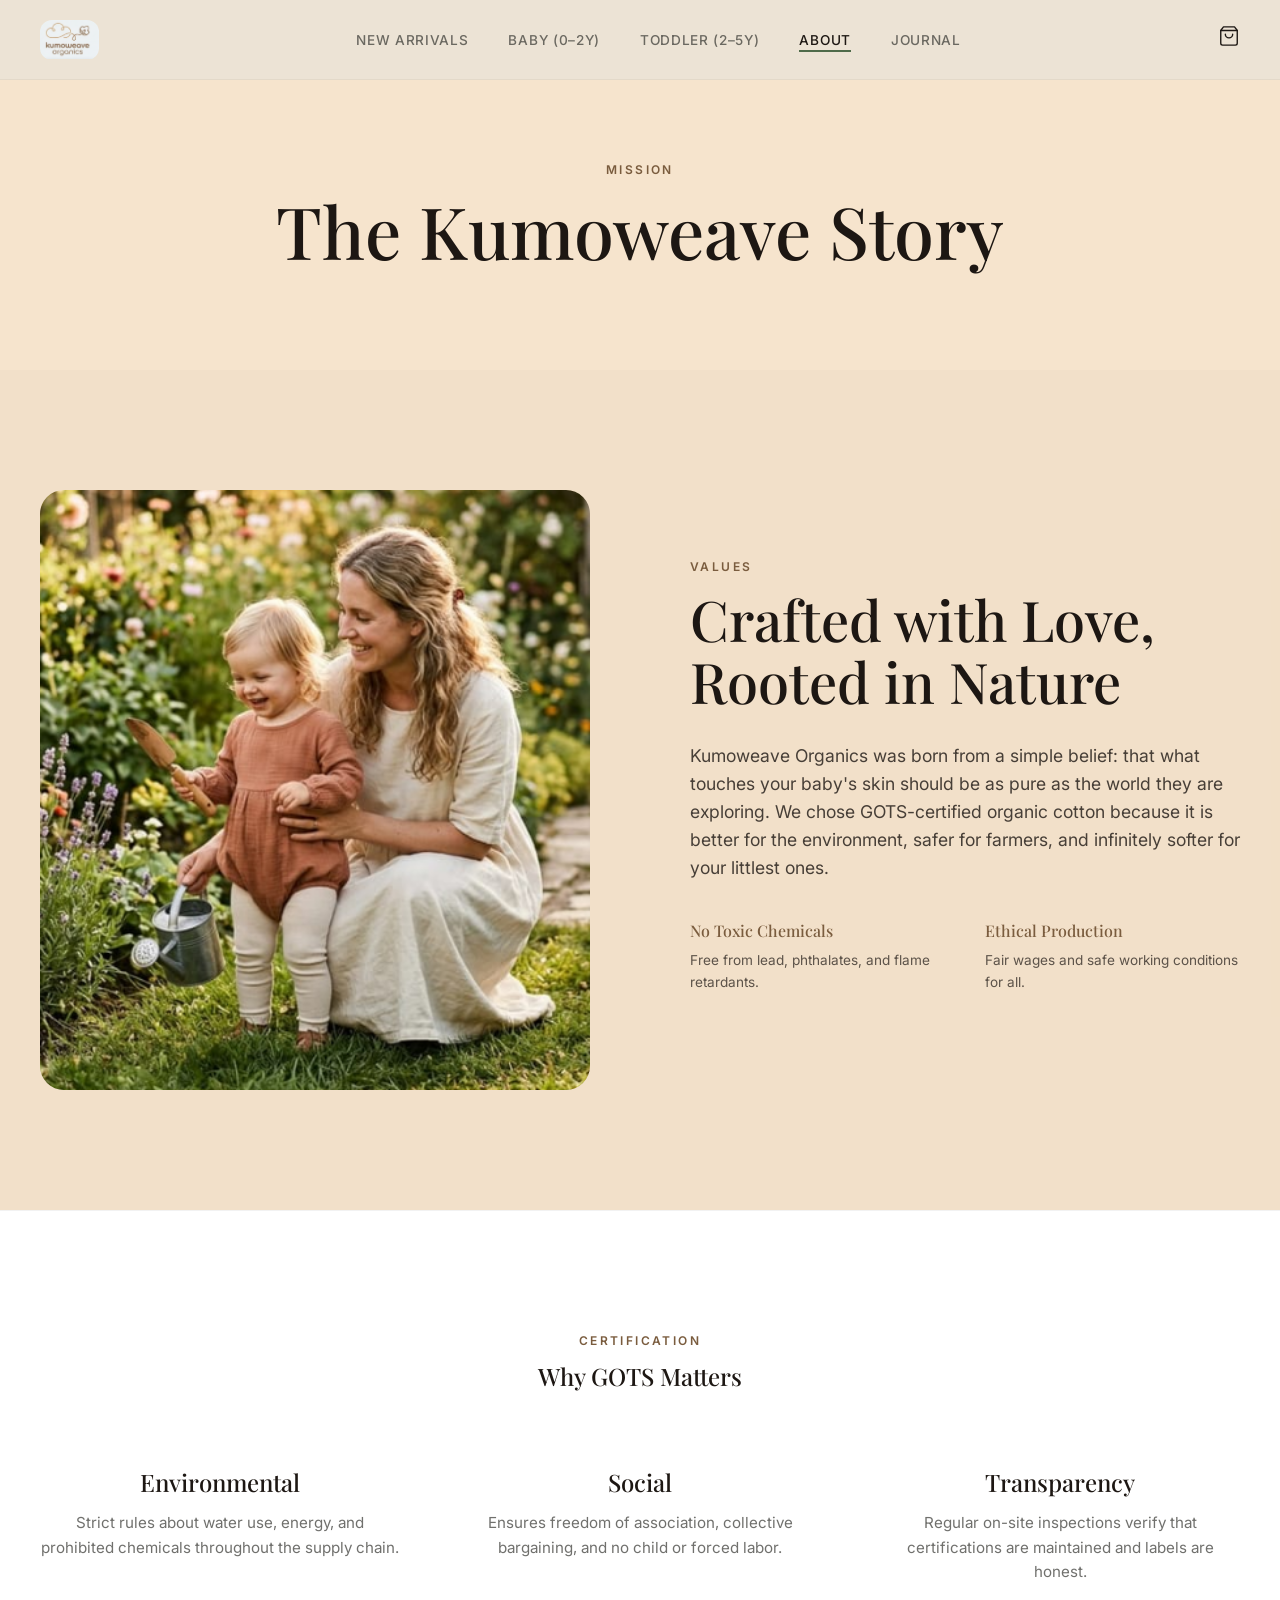
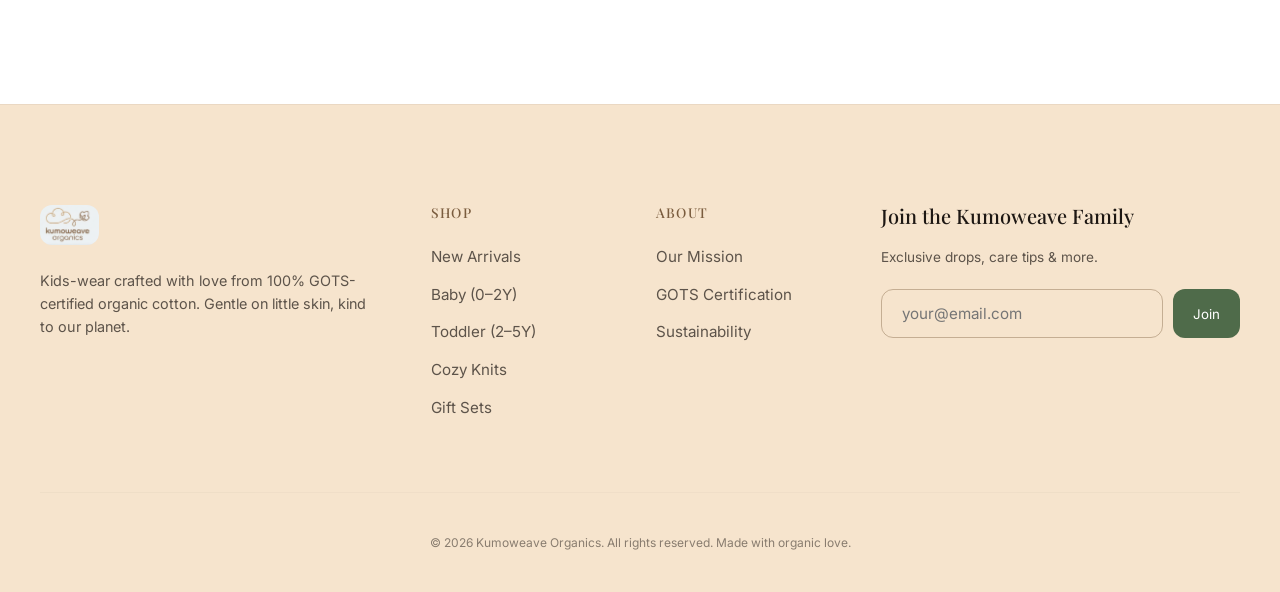
<file: about.html>
<!DOCTYPE html>
<html lang="en">
<head>
  <meta charset="UTF-8">
  <meta name="viewport" content="width=device-width, initial-scale=1.0">
  <title>Our Story — Kumoweave Organics</title>
  <link rel="stylesheet" href="style.css">
</head>
<body style="overflow: hidden;">

  <!-- Preloader -->
  <div id="preloader">
    <img src="logo.png" alt="Kumoweave Logo" class="preloader-logo">
  </div>

  <!-- Mobile Nav Drawer -->

  <div class="mobile-nav">
    <a href="new-arrivals.html">New Arrivals</a>
    <a href="baby.html">Baby (0–2Y)</a>
    <a href="toddler.html">Toddler (2–5Y)</a>
    <a href="about.html" class="active">About</a>
    <a href="journal.html">Journal</a>
    <div style="margin-top: 20px; font-size: 1rem; color: var(--brand-secondary);">
      Cart (<span id="mobile-cart-count">0</span>)
    </div>
  </div>

  <nav class="nav">
    <div class="nav-inner">
      <a href="index.html" class="nav-logo">
        <img src="logo.png" alt="Logo">
      </a>
      <ul class="nav-links">
        <li><a href="new-arrivals.html">New Arrivals</a></li>
        <li><a href="baby.html">Baby (0–2Y)</a></li>
        <li><a href="toddler.html">Toddler (2–5Y)</a></li>
        <li><a href="about.html" class="active">About</a></li>
        <li><a href="journal.html">Journal</a></li>
      </ul>
      <div class="nav-actions">
        <a href="cart.html" class="cart-trigger">
          <svg width="22" height="22" viewBox="0 0 24 24" fill="none" stroke="currentColor" stroke-width="1.5" stroke-linecap="round" stroke-linejoin="round"><path d="M6 2L3 6v14a2 2 0 002 2h14a2 2 0 002-2V6l-3-4z"></path><line x1="3" y1="6" x2="21" y2="6"></line><path d="M16 10a4 4 0 01-8 0"></path></svg>
          <span class="cart-count" id="cart-count">0</span>
        </a>
        <button class="menu-toggle" aria-label="Toggle Menu">
          <span></span>
          <span></span>
          <span></span>
        </button>
      </div>

    </div>
  </nav>

  <header style="padding: 160px 40px 100px; text-align: center; background: var(--bg-main);">
    <span class="label-small">Mission</span>
    <h1 style="font-size: 4.5rem;">The Kumoweave Story</h1>
  </header>

  <section class="mission reveal">
    <div class="mission-inner">
      <div class="mission-img">
        <img src="about-hero.png" alt="Happy family">
      </div>
      <div class="mission-text">
        <span class="label-small">Values</span>
        <h2>Crafted with Love, Rooted in Nature</h2>
        <p>Kumoweave Organics was born from a simple belief: that what touches your baby's skin should be as pure as the world they are exploring. We chose GOTS-certified organic cotton because it is better for the environment, safer for farmers, and infinitely softer for your littlest ones.</p>
        
        <div style="margin-top: 40px; display: grid; grid-template-columns: 1fr 1fr; gap: 40px;">
          <div>
            <h4 style="margin-bottom: 10px; color: var(--brand-secondary);">No Toxic Chemicals</h4>
            <p style="font-size: 0.85rem; opacity: 0.7;">Free from lead, phthalates, and flame retardants.</p>
          </div>
          <div>
            <h4 style="margin-bottom: 10px; color: var(--brand-secondary);">Ethical Production</h4>
            <p style="font-size: 0.85rem; opacity: 0.7;">Fair wages and safe working conditions for all.</p>
          </div>
        </div>
      </div>
    </div>
  </section>

  <section style="background: white; border-top: 1px solid rgba(0,0,0,0.05);">
    <div class="section-intro">
      <span class="label-small" id="gots">Certification</span>
      <h2>Why GOTS Matters</h2>
    </div>
    <div class="values-grid">
      <div class="value-item">
        <h3>Environmental</h3>
        <p>Strict rules about water use, energy, and prohibited chemicals throughout the supply chain.</p>
      </div>
      <div class="value-item">
        <h3>Social</h3>
        <p>Ensures freedom of association, collective bargaining, and no child or forced labor.</p>
      </div>
      <div class="value-item">
        <h3>Transparency</h3>
        <p>Regular on-site inspections verify that certifications are maintained and labels are honest.</p>
      </div>
    </div>
  </section>

  <!-- Footer -->
  <footer class="footer">
    <div class="footer-grid">
      <div class="footer-brand">
        <div class="footer-logo"><img src="logo.png" alt="Logo"></div>
        <p style="opacity: 0.7; font-size: 0.9rem;">Kids-wear crafted with love from 100% GOTS-certified organic cotton. Gentle on little skin, kind to our planet.</p>
      </div>
      <div class="footer-links">
        <h4>Shop</h4>
        <ul>
          <li><a href="new-arrivals.html">New Arrivals</a></li>
          <li><a href="baby.html">Baby (0–2Y)</a></li>
          <li><a href="toddler.html">Toddler (2–5Y)</a></li>
          <li><a href="new-arrivals.html">Cozy Knits</a></li>
          <li><a href="new-arrivals.html">Gift Sets</a></li>
        </ul>
      </div>
      <div class="footer-links">
        <h4>About</h4>
        <ul>
          <li><a href="about.html">Our Mission</a></li>
          <li><a href="about.html#gots">GOTS Certification</a></li>
          <li><a href="about.html#sustainability">Sustainability</a></li>
        </ul>
      </div>
      <div class="newsletter">
        <h3>Join the Kumoweave Family</h3>
        <p style="opacity: 0.7; font-size: 0.85rem; margin-bottom: 20px;">Exclusive drops, care tips & more.</p>
        <form class="newsletter-form" onsubmit="event.preventDefault(); alert('Subscribed!')">
          <input type="email" placeholder="your@email.com" required>
          <button type="submit">Join</button>
        </form>
      </div>
    </div>
    <div style="max-width: 1280px; margin: 0 auto; padding-top: 40px; border-top: 1px solid rgba(0,0,0,0.05); text-align: center; font-size: 0.75rem; opacity: 0.5;">
      © 2026 Kumoweave Organics. All rights reserved. Made with organic love.
    </div>
  </footer>

  <script src="main.js"></script>
</body>
</html>
</file>
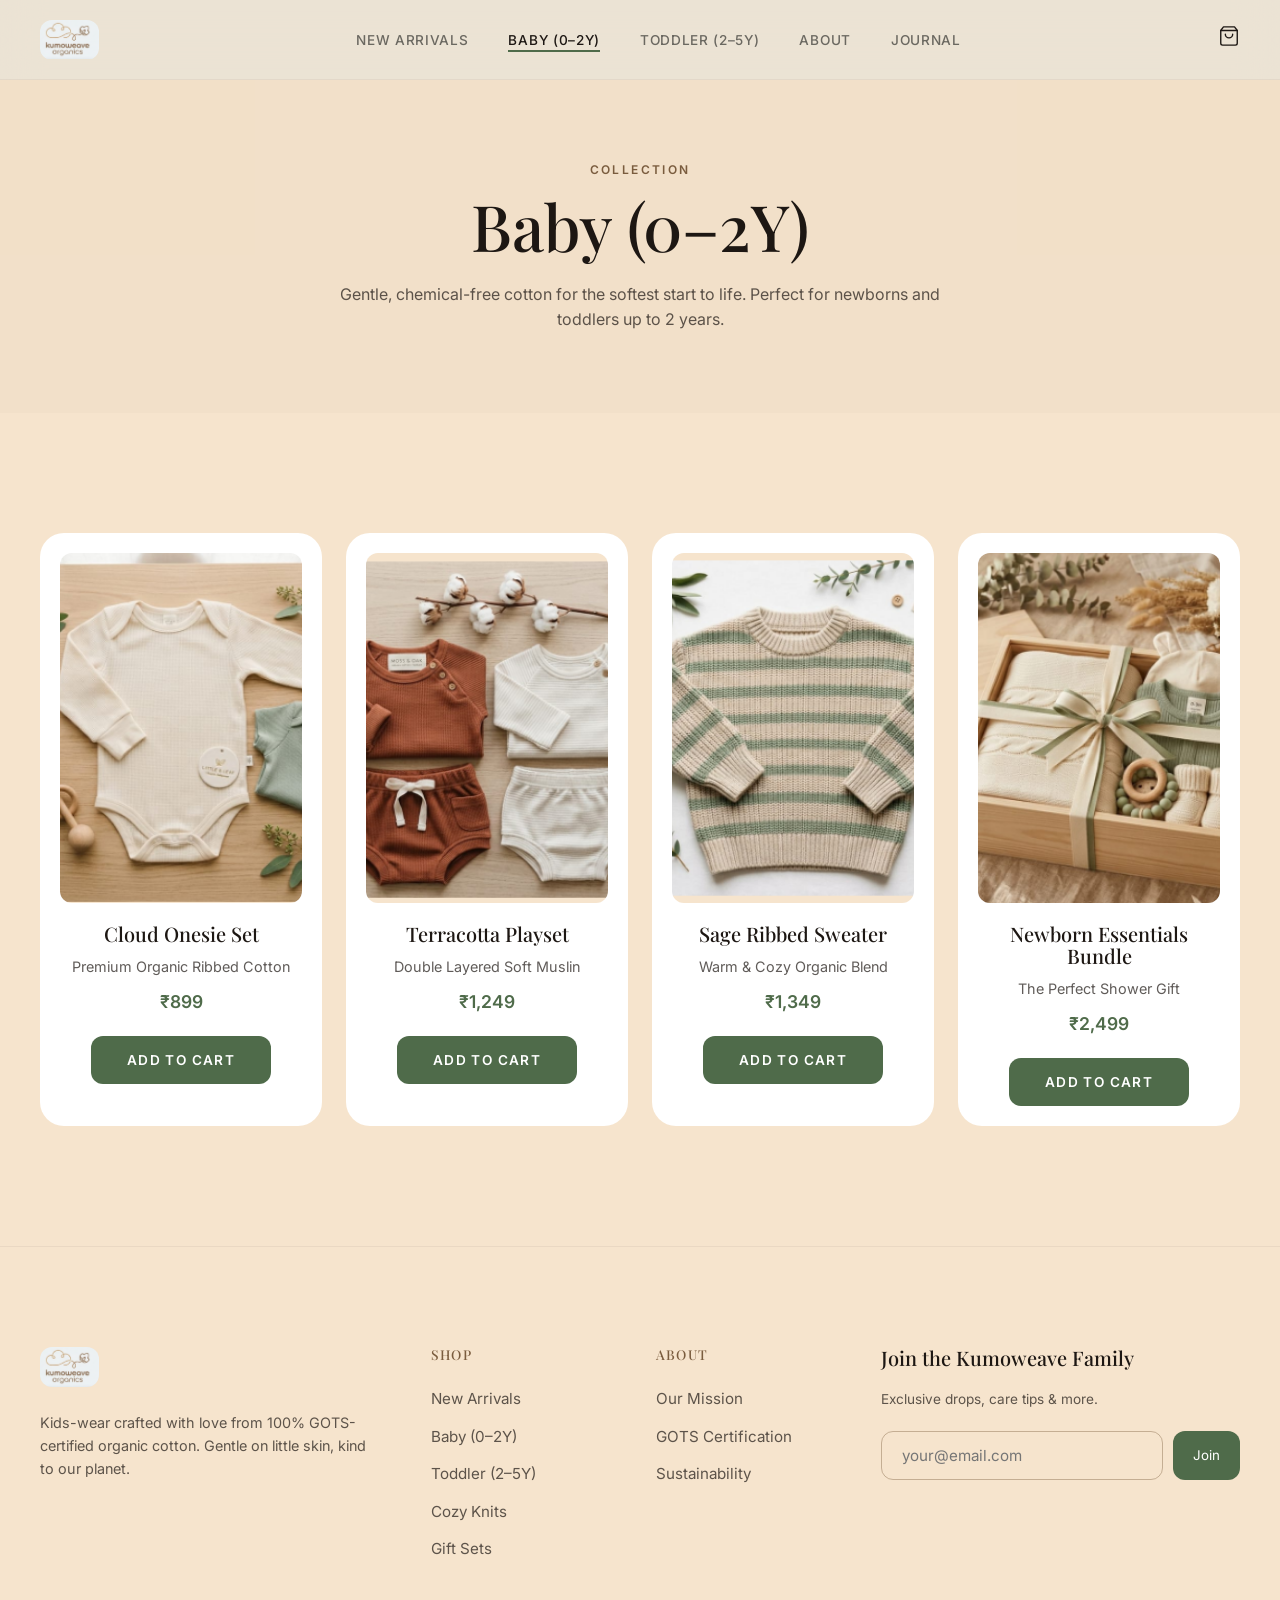
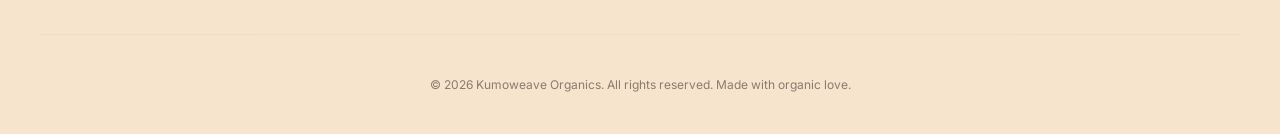
<file: baby.html>
<!DOCTYPE html>
<html lang="en">
<head>
  <meta charset="UTF-8">
  <meta name="viewport" content="width=device-width, initial-scale=1.0">
  <title>Baby (0–2Y) — Kumoweave Organics</title>
  <link rel="stylesheet" href="style.css">
</head>
<body style="overflow: hidden;">

  <!-- Preloader -->
  <div id="preloader">
    <img src="logo.png" alt="Kumoweave Logo" class="preloader-logo">
  </div>

  <!-- Mobile Nav Drawer -->

  <div class="mobile-nav">
    <a href="new-arrivals.html">New Arrivals</a>
    <a href="baby.html" class="active">Baby (0–2Y)</a>
    <a href="toddler.html">Toddler (2–5Y)</a>
    <a href="about.html">About</a>
    <a href="journal.html">Journal</a>
    <div style="margin-top: 20px; font-size: 1rem; color: var(--brand-secondary);">
      Cart (<span id="mobile-cart-count">0</span>)
    </div>
  </div>

  <nav class="nav">
    <div class="nav-inner">
      <a href="index.html" class="nav-logo">
        <img src="logo.png" alt="Logo">
      </a>
      <ul class="nav-links">
        <li><a href="new-arrivals.html">New Arrivals</a></li>
        <li><a href="baby.html" class="active">Baby (0–2Y)</a></li>
        <li><a href="toddler.html">Toddler (2–5Y)</a></li>
        <li><a href="about.html">About</a></li>
        <li><a href="journal.html">Journal</a></li>
      </ul>
      <div class="nav-actions">
        <a href="cart.html" class="cart-trigger">
          <svg width="22" height="22" viewBox="0 0 24 24" fill="none" stroke="currentColor" stroke-width="1.5" stroke-linecap="round" stroke-linejoin="round"><path d="M6 2L3 6v14a2 2 0 002 2h14a2 2 0 002-2V6l-3-4z"></path><line x1="3" y1="6" x2="21" y2="6"></line><path d="M16 10a4 4 0 01-8 0"></path></svg>
          <span class="cart-count" id="cart-count">0</span>
        </a>
        <button class="menu-toggle" aria-label="Toggle Menu">
          <span></span>
          <span></span>
          <span></span>
        </button>
      </div>

    </div>
  </nav>

  <header style="padding: 160px 40px 80px; text-align: center; background: rgba(122, 92, 62, 0.03);">
    <span class="label-small">Collection</span>
    <h1 style="font-size: 4rem;">Baby (0–2Y)</h1>
    <p style="max-width: 600px; margin: 20px auto 0; opacity: 0.7;">Gentle, chemical-free cotton for the softest start to life. Perfect for newborns and toddlers up to 2 years.</p>
  </header>

  <section class="products-section">
    <div class="collections-grid">
      <div class="product-card reveal" style="padding: 20px; text-align: center; background: white; border-radius: var(--radius-lg);">
        <img src="baby-onesie.png" alt="Cloud Onesie Set" style="width: 100%; height: 350px; object-fit: cover;">
        <h3 style="margin-top: 20px; font-size: 1.25rem;">Cloud Onesie Set</h3>
        <p style="font-size: 0.9rem; opacity: 0.7; margin: 10px 0;">Premium Organic Ribbed Cotton</p>
        <div style="font-weight: 600; font-size: 1.1rem; color: var(--brand-primary); margin-bottom: 20px;">₹899</div>
        <button class="btn btn-primary" onclick="addToCart({id: 'b1', name: 'Cloud Onesie Set', price: 899, img: 'baby-onesie.png'})">Add to Cart</button>
      </div>

      <div class="product-card reveal" style="padding: 20px; text-align: center; background: white; border-radius: var(--radius-lg);">
        <img src="toddler-playset.png" alt="Terracotta Playset" style="width: 100%; height: 350px; object-fit: cover;">
        <h3 style="margin-top: 20px; font-size: 1.25rem;">Terracotta Playset</h3>
        <p style="font-size: 0.9rem; opacity: 0.7; margin: 10px 0;">Double Layered Soft Muslin</p>
        <div style="font-weight: 600; font-size: 1.1rem; color: var(--brand-primary); margin-bottom: 20px;">₹1,249</div>
        <button class="btn btn-primary" onclick="addToCart({id: 'b2', name: 'Terracotta Playset', price: 1249, img: 'toddler-playset.png'})">Add to Cart</button>
      </div>
      
      <div class="product-card reveal" style="padding: 20px; text-align: center; background: white; border-radius: var(--radius-lg);">
        <img src="sage-sweater.png" alt="Sage Ribbed Sweater" style="width: 100%; height: 350px; object-fit: cover;">
        <h3 style="margin-top: 20px; font-size: 1.25rem;">Sage Ribbed Sweater</h3>
        <p style="font-size: 0.9rem; opacity: 0.7; margin: 10px 0;">Warm & Cozy Organic Blend</p>
        <div style="font-weight: 600; font-size: 1.1rem; color: var(--brand-primary); margin-bottom: 20px;">₹1,349</div>
        <button class="btn btn-primary" onclick="addToCart({id: 'b3', name: 'Sage Ribbed Sweater', price: 1349, img: 'sage-sweater.png'})">Add to Cart</button>
      </div>

      <div class="product-card reveal" style="padding: 20px; text-align: center; background: white; border-radius: var(--radius-lg);">
        <img src="gift-set.png" alt="Newborn Essentials Bundle" style="width: 100%; height: 350px; object-fit: cover;">
        <h3 style="margin-top: 20px; font-size: 1.25rem;">Newborn Essentials Bundle</h3>
        <p style="font-size: 0.9rem; opacity: 0.7; margin: 10px 0;">The Perfect Shower Gift</p>
        <div style="font-weight: 600; font-size: 1.1rem; color: var(--brand-primary); margin-bottom: 20px;">₹2,499</div>
        <button class="btn btn-primary" onclick="addToCart({id: 'b4', name: 'Newborn Essentials Bundle', price: 2499, img: 'gift-set.png'})">Add to Cart</button>
      </div>
    </div>
  </section>

  <!-- Footer -->
  <footer class="footer">
    <div class="footer-grid">
      <div class="footer-brand">
        <div class="footer-logo"><img src="logo.png" alt="Logo"></div>
        <p style="opacity: 0.7; font-size: 0.9rem;">Kids-wear crafted with love from 100% GOTS-certified organic cotton. Gentle on little skin, kind to our planet.</p>
      </div>
      <div class="footer-links">
        <h4>Shop</h4>
        <ul>
          <li><a href="new-arrivals.html">New Arrivals</a></li>
          <li><a href="baby.html">Baby (0–2Y)</a></li>
          <li><a href="toddler.html">Toddler (2–5Y)</a></li>
          <li><a href="new-arrivals.html">Cozy Knits</a></li>
          <li><a href="new-arrivals.html">Gift Sets</a></li>
        </ul>
      </div>
      <div class="footer-links">
        <h4>About</h4>
        <ul>
          <li><a href="about.html">Our Mission</a></li>
          <li><a href="about.html#gots">GOTS Certification</a></li>
          <li><a href="about.html#sustainability">Sustainability</a></li>
        </ul>
      </div>
      <div class="newsletter">
        <h3>Join the Kumoweave Family</h3>
        <p style="opacity: 0.7; font-size: 0.85rem; margin-bottom: 20px;">Exclusive drops, care tips & more.</p>
        <form class="newsletter-form" onsubmit="event.preventDefault(); alert('Subscribed!')">
          <input type="email" placeholder="your@email.com" required>
          <button type="submit">Join</button>
        </form>
      </div>
    </div>
    <div style="max-width: 1280px; margin: 0 auto; padding-top: 40px; border-top: 1px solid rgba(0,0,0,0.05); text-align: center; font-size: 0.75rem; opacity: 0.5;">
      © 2026 Kumoweave Organics. All rights reserved. Made with organic love.
    </div>
  </footer>

  <script src="main.js"></script>
</body>
</html>
</file>
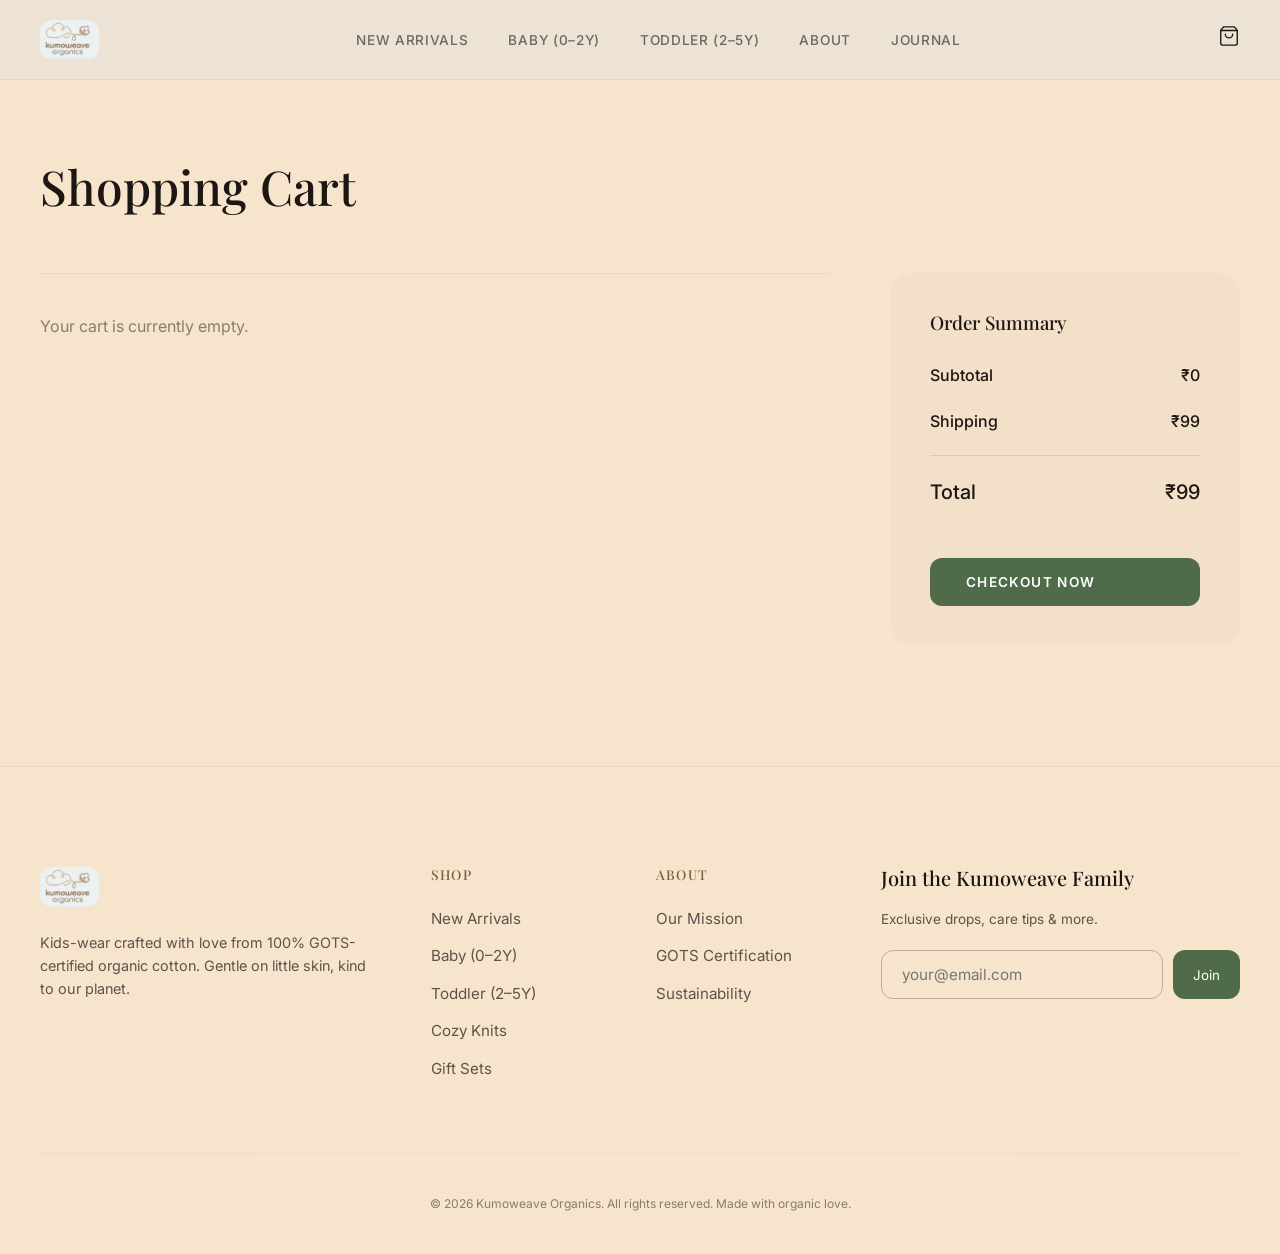
<file: cart.html>
<!DOCTYPE html>
<html lang="en">
<head>
  <meta charset="UTF-8">
  <meta name="viewport" content="width=device-width, initial-scale=1.0">
  <title>Shopping Cart — Kumoweave Organics</title>
  <link rel="stylesheet" href="style.css">
  <style>
    .cart-grid {
      max-width: var(--container); margin: 0 auto;
      display: grid; grid-template-columns: 1fr 350px; gap: 60px;
    }
    .cart-list { border-top: 1px solid rgba(0,0,0,0.05); }
    .cart-item {
      display: flex; align-items: center; gap: 30px; padding: 30px 0;
      border-bottom: 1px solid rgba(0,0,0,0.05);
    }
    .cart-item img { width: 100px; height: 120px; object-fit: cover; border-radius: var(--radius-md); }
    .cart-summary {
      background: rgba(122, 92, 62, 0.03); padding: 40px; border-radius: var(--radius-lg); height: fit-content;
    }
    .summary-row { display: flex; justify-content: space-between; margin-bottom: 20px; font-weight: 500; }
    #cart-items-container:empty::before { content: 'Your cart is currently empty.'; display: block; padding: 40px 0; opacity: 0.5; }
  </style>
</head>
<body style="overflow: hidden;">

  <!-- Preloader -->
  <div id="preloader">
    <img src="logo.png" alt="Kumoweave Logo" class="preloader-logo">
  </div>

  <!-- Mobile Nav Drawer -->

  <div class="mobile-nav">
    <a href="new-arrivals.html">New Arrivals</a>
    <a href="baby.html">Baby (0–2Y)</a>
    <a href="toddler.html">Toddler (2–5Y)</a>
    <a href="about.html">About</a>
    <a href="journal.html">Journal</a>
    <div style="margin-top: 20px; font-size: 1rem; color: var(--brand-secondary);">
      Cart (<span id="mobile-cart-count">0</span>)
    </div>
  </div>

  <nav class="nav">
    <div class="nav-inner">
      <a href="index.html" class="nav-logo">
        <img src="logo.png" alt="Logo">
      </a>
      <ul class="nav-links">
        <li><a href="new-arrivals.html">New Arrivals</a></li>
        <li><a href="baby.html">Baby (0–2Y)</a></li>
        <li><a href="toddler.html">Toddler (2–5Y)</a></li>
        <li><a href="about.html">About</a></li>
        <li><a href="journal.html">Journal</a></li>
      </ul>
      <div class="nav-actions">
        <a href="cart.html" class="cart-trigger active">
          <svg width="22" height="22" viewBox="0 0 24 24" fill="none" stroke="currentColor" stroke-width="1.5" stroke-linecap="round" stroke-linejoin="round"><path d="M6 2L3 6v14a2 2 0 002 2h14a2 2 0 002-2V6l-3-4z"></path><line x1="3" y1="6" x2="21" y2="6"></line><path d="M16 10a4 4 0 01-8 0"></path></svg>
          <span class="cart-count" id="cart-count">0</span>
        </a>
        <button class="menu-toggle" aria-label="Toggle Menu">
          <span></span>
          <span></span>
          <span></span>
        </button>
      </div>

    </div>
  </nav>

  <section style="padding-top: 160px; min-height: 80vh;">
    <h1 style="max-width: var(--container); margin: 0 auto 60px; font-size: 3rem;">Shopping Cart</h1>
    
    <div class="cart-grid">
      <div class="cart-list">
        <div id="cart-items-container"></div>
      </div>
      
      <div class="cart-summary">
        <h3>Order Summary</h3>
        <div style="margin-top: 30px;">
          <div class="summary-row">
            <span>Subtotal</span>
            <span id="subtotal">₹0</span>
          </div>
          <div class="summary-row">
            <span>Shipping</span>
            <span id="shipping">₹0</span>
          </div>
          <div class="summary-row" style="border-top: 1px solid rgba(0,0,0,0.1); padding-top: 20px; font-size: 1.25rem;">
            <span>Total</span>
            <span id="total">₹0</span>
          </div>
        </div>
        <button class="btn btn-primary" style="width: 100%; margin-top: 30px;" onclick="checkout()">Checkout Now</button>
      </div>
    </div>
  </section>

  <!-- Footer -->
  <footer class="footer">
    <div class="footer-grid">
      <div class="footer-brand">
        <div class="footer-logo"><img src="logo.png" alt="Logo"></div>
        <p style="opacity: 0.7; font-size: 0.9rem;">Kids-wear crafted with love from 100% GOTS-certified organic cotton. Gentle on little skin, kind to our planet.</p>
      </div>
      <div class="footer-links">
        <h4>Shop</h4>
        <ul>
          <li><a href="new-arrivals.html">New Arrivals</a></li>
          <li><a href="baby.html">Baby (0–2Y)</a></li>
          <li><a href="toddler.html">Toddler (2–5Y)</a></li>
          <li><a href="new-arrivals.html">Cozy Knits</a></li>
          <li><a href="new-arrivals.html">Gift Sets</a></li>
        </ul>
      </div>
      <div class="footer-links">
        <h4>About</h4>
        <ul>
          <li><a href="about.html">Our Mission</a></li>
          <li><a href="about.html#gots">GOTS Certification</a></li>
          <li><a href="about.html#sustainability">Sustainability</a></li>
        </ul>
      </div>
      <div class="newsletter">
        <h3>Join the Kumoweave Family</h3>
        <p style="opacity: 0.7; font-size: 0.85rem; margin-bottom: 20px;">Exclusive drops, care tips & more.</p>
        <form class="newsletter-form" onsubmit="event.preventDefault(); alert('Subscribed!')">
          <input type="email" placeholder="your@email.com" required>
          <button type="submit">Join</button>
        </form>
      </div>
    </div>
    <div style="max-width: 1280px; margin: 0 auto; padding-top: 40px; border-top: 1px solid rgba(0,0,0,0.05); text-align: center; font-size: 0.75rem; opacity: 0.5;">
      © 2026 Kumoweave Organics. All rights reserved. Made with organic love.
    </div>
  </footer>

  <script src="main.js"></script>
  <script>
    function renderCartPage() {
      const container = document.getElementById('cart-items-container');
      const cart = JSON.parse(localStorage.getItem('kumoweave_cart')) || [];
      
      let subtotal = 0;
      container.innerHTML = cart.map((item, index) => {
        subtotal += item.price * item.qty;
        return `
          <div class="cart-item">
            <img src="${item.img}" alt="${item.name}">
            <div style="flex: 1;">
              <h3 style="font-size: 1.25rem; font-family: sans-serif; font-weight: 600;">${item.name}</h3>
              <p style="opacity: 0.6; font-size: 0.9rem;">Quantity: ${item.qty}</p>
            </div>
            <div style="font-weight: 600; font-size: 1.1rem;">₹${(item.price * item.qty).toLocaleString('en-IN')}</div>
            <button style="color: rgba(0,0,0,0.3); font-size: 1.25rem;" onclick="remove(${index})">✕</button>
          </div>
        `;
      }).join('');

      document.getElementById('subtotal').textContent = '₹' + subtotal.toLocaleString('en-IN');
      const shipping = subtotal > 999 ? 0 : 99;
      document.getElementById('shipping').textContent = shipping === 0 ? 'FREE' : '₹' + shipping;
      document.getElementById('total').textContent = '₹' + (subtotal + shipping).toLocaleString('en-IN');
    }

    function remove(index) {
      let cart = JSON.parse(localStorage.getItem('kumoweave_cart')) || [];
      cart.splice(index, 1);
      localStorage.setItem('kumoweave_cart', JSON.stringify(cart));
      renderCartPage();
      updateCartUI(cart);
    }

    function checkout() {
      alert("Launching Soon! Checkout is not available yet.");
    }

    renderCartPage();
  </script>
</body>
</html>
</file>
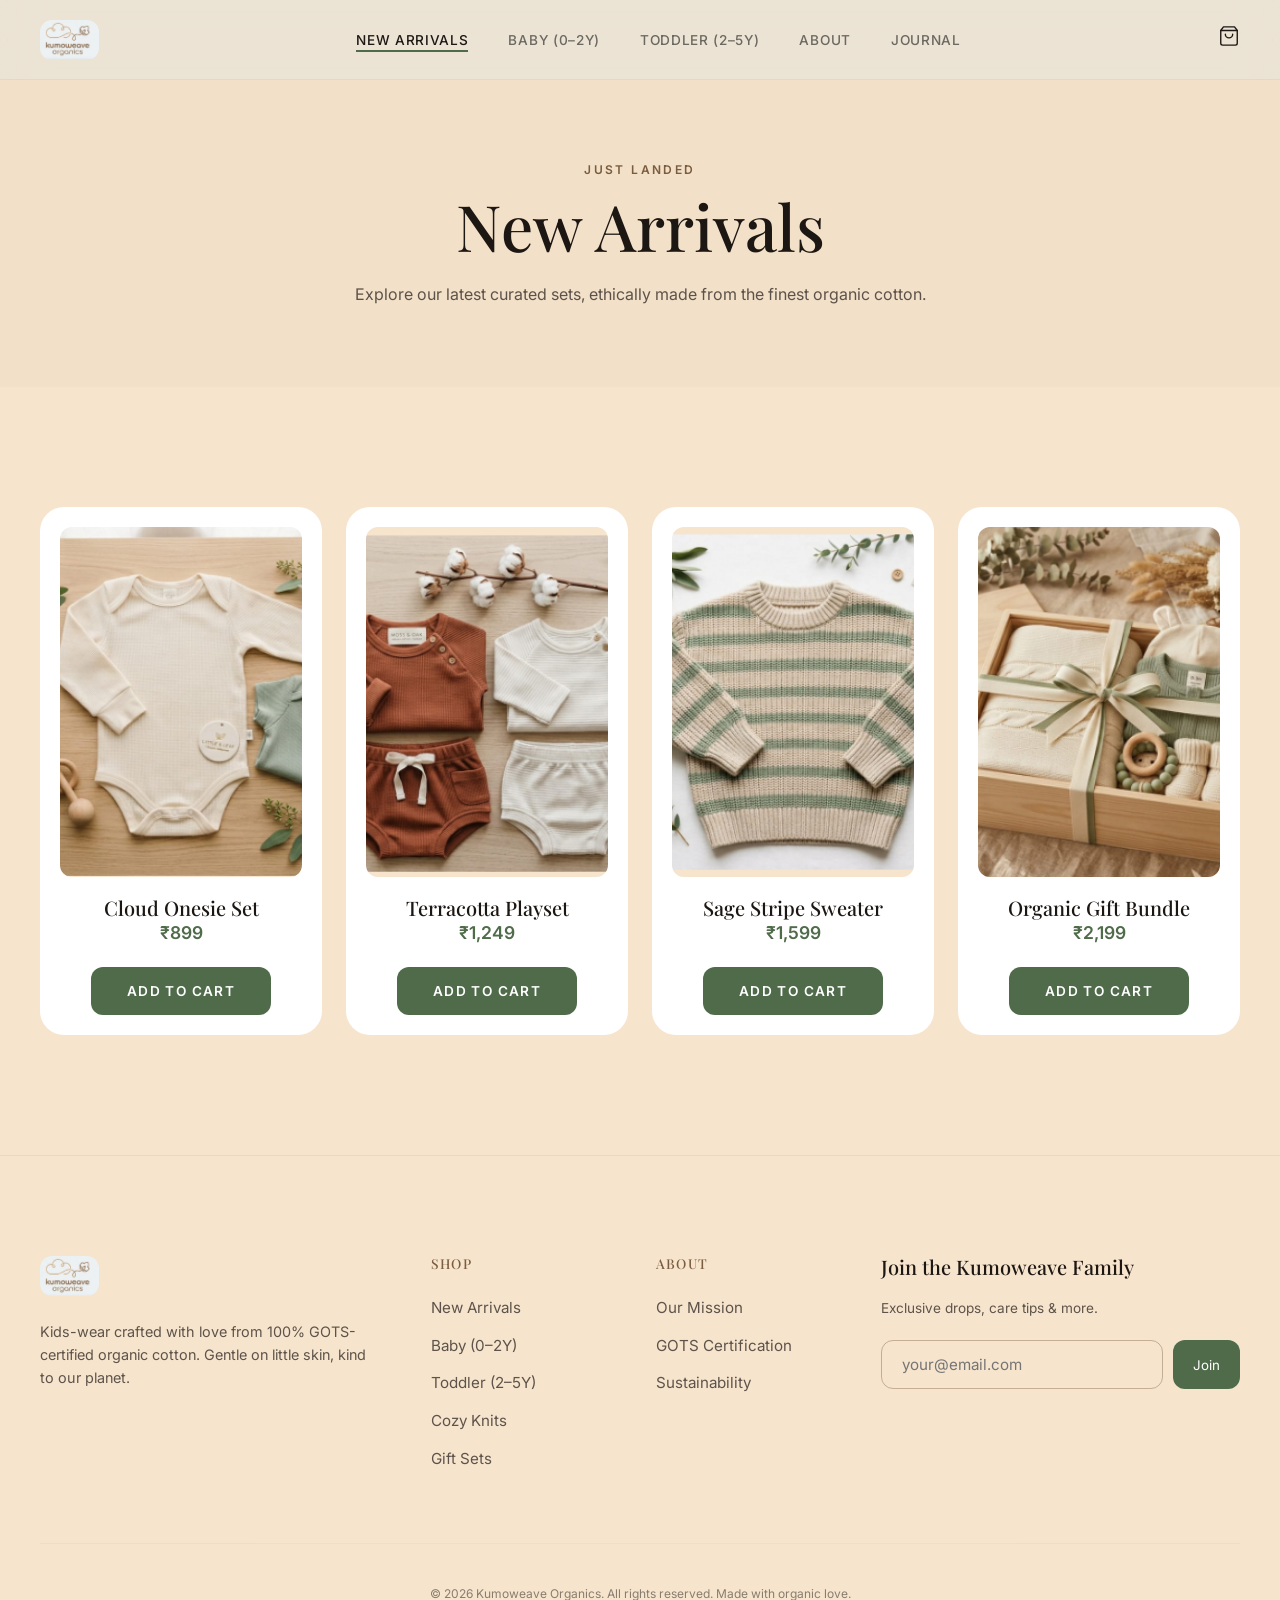
<file: new-arrivals.html>
<!DOCTYPE html>
<html lang="en">
<head>
  <meta charset="UTF-8">
  <meta name="viewport" content="width=device-width, initial-scale=1.0">
  <title>New Arrivals — Kumoweave Organics</title>
  <link rel="stylesheet" href="style.css">
</head>
<body style="overflow: hidden;">

  <!-- Preloader -->
  <div id="preloader">
    <img src="logo.png" alt="Kumoweave Logo" class="preloader-logo">
  </div>

  <!-- Mobile Nav Drawer -->

  <div class="mobile-nav">
    <a href="new-arrivals.html">New Arrivals</a>
    <a href="baby.html">Baby (0–2Y)</a>
    <a href="toddler.html">Toddler (2–5Y)</a>
    <a href="about.html">About</a>
    <a href="journal.html">Journal</a>
    <div style="margin-top: 20px; font-size: 1rem; color: var(--brand-secondary);">
      Cart (<span id="mobile-cart-count">0</span>)
    </div>
  </div>

  <nav class="nav">
    <div class="nav-inner">
      <a href="index.html" class="nav-logo">
        <img src="logo.png" alt="Logo">
      </a>
      <ul class="nav-links">
        <li><a href="new-arrivals.html" class="active">New Arrivals</a></li>
        <li><a href="baby.html">Baby (0–2Y)</a></li>
        <li><a href="toddler.html">Toddler (2–5Y)</a></li>
        <li><a href="about.html">About</a></li>
        <li><a href="journal.html">Journal</a></li>
      </ul>
      <div class="nav-actions">
        <a href="cart.html" class="cart-trigger">
          <svg width="22" height="22" viewBox="0 0 24 24" fill="none" stroke="currentColor" stroke-width="1.5" stroke-linecap="round" stroke-linejoin="round"><path d="M6 2L3 6v14a2 2 0 002 2h14a2 2 0 002-2V6l-3-4z"></path><line x1="3" y1="6" x2="21" y2="6"></line><path d="M16 10a4 4 0 01-8 0"></path></svg>
          <span class="cart-count" id="cart-count">0</span>
        </a>
        <button class="menu-toggle" aria-label="Toggle Menu">
          <span></span>
          <span></span>
          <span></span>
        </button>
      </div>

    </div>
  </nav>

  <header style="padding: 160px 40px 80px; text-align: center; background: rgba(122, 92, 62, 0.03);">
    <span class="label-small">Just Landed</span>
    <h1 style="font-size: 4rem;">New Arrivals</h1>
    <p style="max-width: 600px; margin: 20px auto 0; opacity: 0.7;">Explore our latest curated sets, ethically made from the finest organic cotton.</p>
  </header>

  <section class="products-section">
    <div class="collections-grid">
      <div class="product-card reveal" style="padding: 20px; text-align: center; background: white; border-radius: var(--radius-lg);">
        <img src="baby-onesie.png" alt="Cloud Onesie Set" style="width: 100%; height: 350px; object-fit: cover;">
        <h3 style="margin-top: 20px; font-size: 1.25rem;">Cloud Onesie Set</h3>
        <div style="font-weight: 600; font-size: 1.1rem; color: var(--brand-primary); margin-bottom: 20px;">₹899</div>
        <button class="btn btn-primary" onclick="addToCart({id: 'n1', name: 'Cloud Onesie Set', price: 899, img: 'baby-onesie.png'})">Add to Cart</button>
      </div>

      <div class="product-card reveal" style="padding: 20px; text-align: center; background: white; border-radius: var(--radius-lg);">
        <img src="toddler-playset.png" alt="Terracotta Playset" style="width: 100%; height: 350px; object-fit: cover;">
        <h3 style="margin-top: 20px; font-size: 1.25rem;">Terracotta Playset</h3>
        <div style="font-weight: 600; font-size: 1.1rem; color: var(--brand-primary); margin-bottom: 20px;">₹1,249</div>
        <button class="btn btn-primary" onclick="addToCart({id: 'n2', name: 'Terracotta Playset', price: 1249, img: 'toddler-playset.png'})">Add to Cart</button>
      </div>

      <div class="product-card reveal" style="padding: 20px; text-align: center; background: white; border-radius: var(--radius-lg);">
        <img src="sage-sweater.png" alt="Sage Stripe Sweater" style="width: 100%; height: 350px; object-fit: cover;">
        <h3 style="margin-top: 20px; font-size: 1.25rem;">Sage Stripe Sweater</h3>
        <div style="font-weight: 600; font-size: 1.1rem; color: var(--brand-primary); margin-bottom: 20px;">₹1,599</div>
        <button class="btn btn-primary" onclick="addToCart({id: 'n3', name: 'Sage Stripe Sweater', price: 1599, img: 'sage-sweater.png'})">Add to Cart</button>
      </div>

      <div class="product-card reveal" style="padding: 20px; text-align: center; background: white; border-radius: var(--radius-lg);">
        <img src="gift-set.png" alt="Organic Gift Bundle" style="width: 100%; height: 350px; object-fit: cover;">
        <h3 style="margin-top: 20px; font-size: 1.25rem;">Organic Gift Bundle</h3>
        <div style="font-weight: 600; font-size: 1.1rem; color: var(--brand-primary); margin-bottom: 20px;">₹2,199</div>
        <button class="btn btn-primary" onclick="addToCart({id: 'n4', name: 'Organic Gift Bundle', price: 2199, img: 'gift-set.png'})">Add to Cart</button>
      </div>
    </div>
  </section>

  <!-- Footer -->
  <footer class="footer">
    <div class="footer-grid">
      <div class="footer-brand">
        <div class="footer-logo"><img src="logo.png" alt="Logo"></div>
        <p style="opacity: 0.7; font-size: 0.9rem;">Kids-wear crafted with love from 100% GOTS-certified organic cotton. Gentle on little skin, kind to our planet.</p>
      </div>
      <div class="footer-links">
        <h4>Shop</h4>
        <ul>
          <li><a href="new-arrivals.html">New Arrivals</a></li>
          <li><a href="baby.html">Baby (0–2Y)</a></li>
          <li><a href="toddler.html">Toddler (2–5Y)</a></li>
          <li><a href="new-arrivals.html">Cozy Knits</a></li>
          <li><a href="new-arrivals.html">Gift Sets</a></li>
        </ul>
      </div>
      <div class="footer-links">
        <h4>About</h4>
        <ul>
          <li><a href="about.html">Our Mission</a></li>
          <li><a href="about.html#gots">GOTS Certification</a></li>
          <li><a href="about.html#sustainability">Sustainability</a></li>
        </ul>
      </div>
      <div class="newsletter">
        <h3>Join the Kumoweave Family</h3>
        <p style="opacity: 0.7; font-size: 0.85rem; margin-bottom: 20px;">Exclusive drops, care tips & more.</p>
        <form class="newsletter-form" onsubmit="event.preventDefault(); alert('Subscribed!')">
          <input type="email" placeholder="your@email.com" required>
          <button type="submit">Join</button>
        </form>
      </div>
    </div>
    <div style="max-width: 1280px; margin: 0 auto; padding-top: 40px; border-top: 1px solid rgba(0,0,0,0.05); text-align: center; font-size: 0.75rem; opacity: 0.5;">
      © 2026 Kumoweave Organics. All rights reserved. Made with organic love.
    </div>
  </footer>

  <script src="main.js"></script>
</body>
</html>
</file>
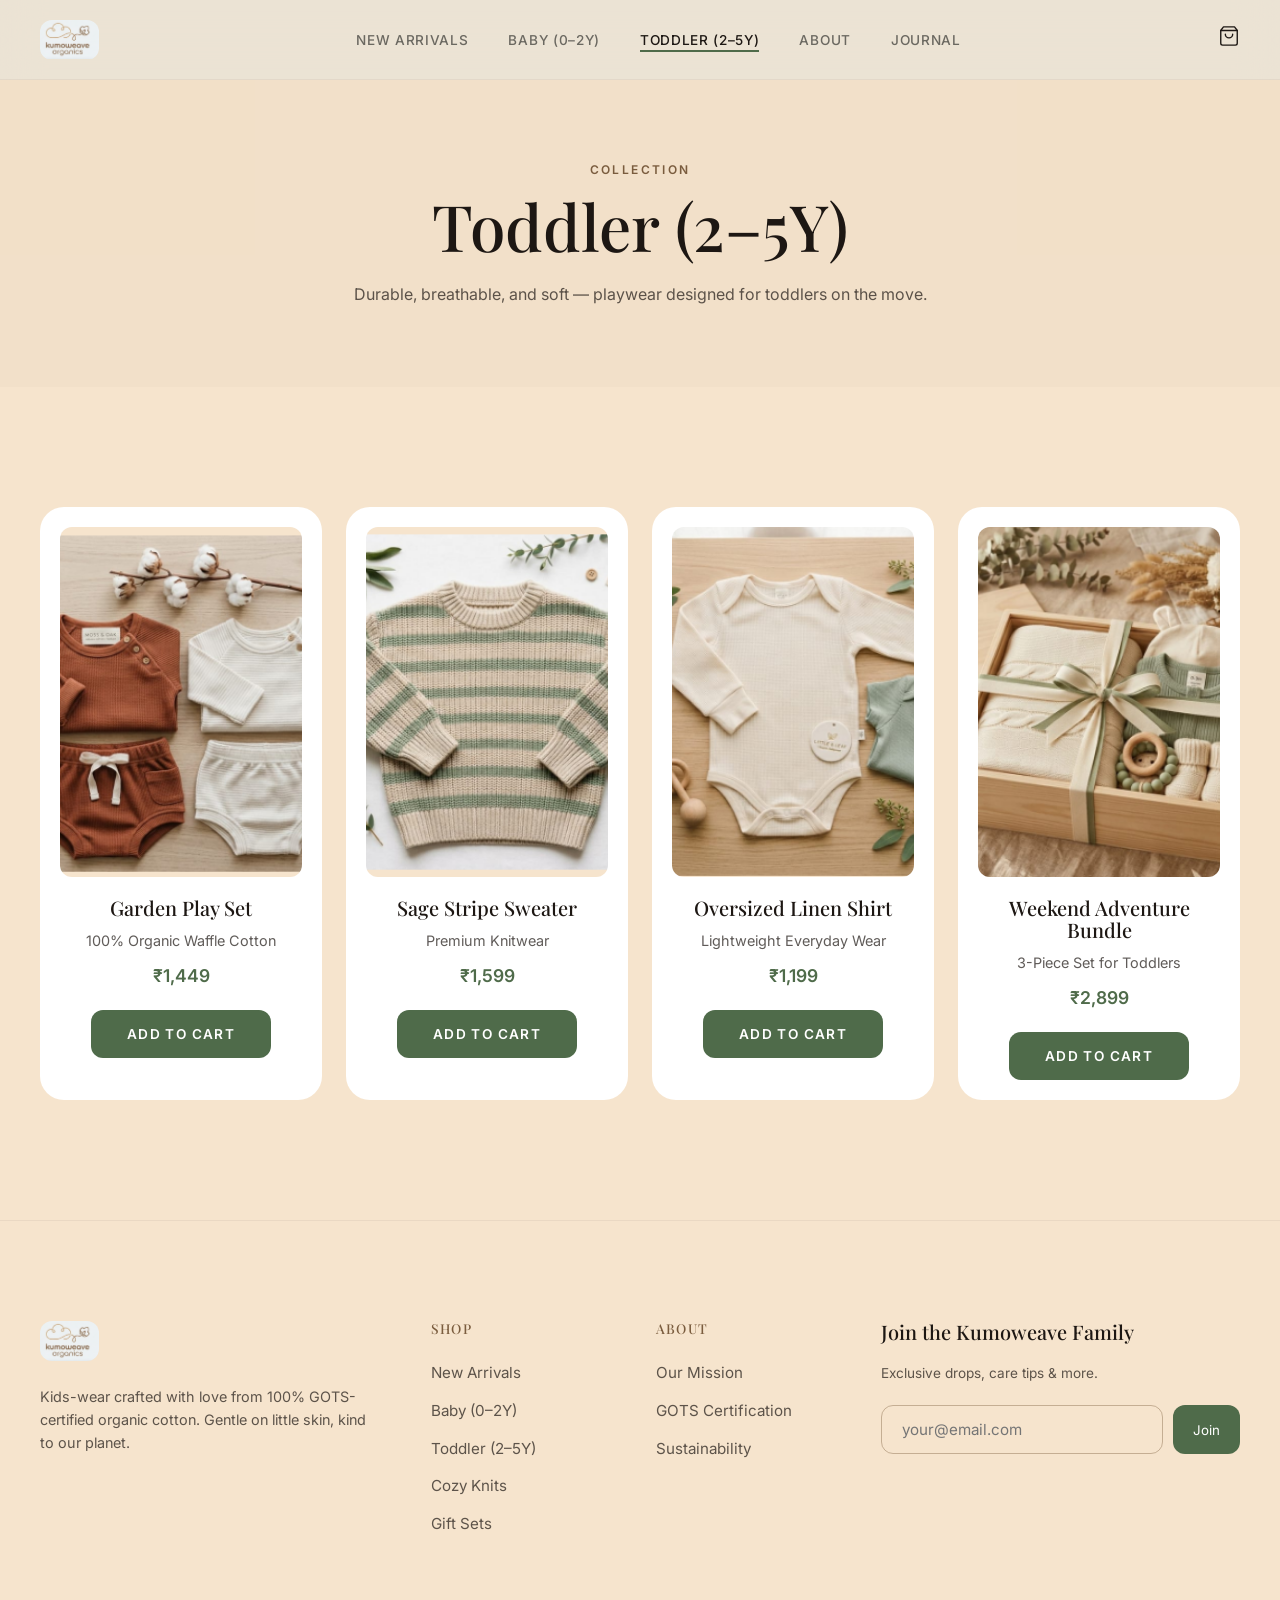
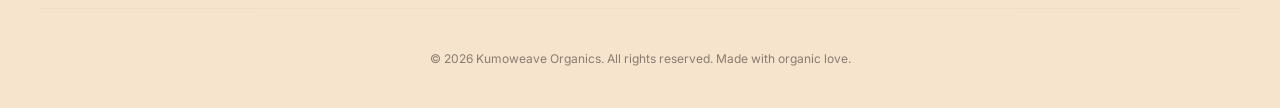
<file: toddler.html>
<!DOCTYPE html>
<html lang="en">
<head>
  <meta charset="UTF-8">
  <meta name="viewport" content="width=device-width, initial-scale=1.0">
  <title>Toddler (2–5Y) — Kumoweave Organics</title>
  <link rel="stylesheet" href="style.css">
</head>
<body style="overflow: hidden;">

  <!-- Preloader -->
  <div id="preloader">
    <img src="logo.png" alt="Kumoweave Logo" class="preloader-logo">
  </div>

  <!-- Mobile Nav Drawer -->

  <div class="mobile-nav">
    <a href="new-arrivals.html">New Arrivals</a>
    <a href="baby.html">Baby (0–2Y)</a>
    <a href="toddler.html" class="active">Toddler (2–5Y)</a>
    <a href="about.html">About</a>
    <a href="journal.html">Journal</a>
    <div style="margin-top: 20px; font-size: 1rem; color: var(--brand-secondary);">
      Cart (<span id="mobile-cart-count">0</span>)
    </div>
  </div>

  <nav class="nav">
    <div class="nav-inner">
      <a href="index.html" class="nav-logo">
        <img src="logo.png" alt="Logo">
      </a>
      <ul class="nav-links">
        <li><a href="new-arrivals.html">New Arrivals</a></li>
        <li><a href="baby.html">Baby (0–2Y)</a></li>
        <li><a href="toddler.html" class="active">Toddler (2–5Y)</a></li>
        <li><a href="about.html">About</a></li>
        <li><a href="journal.html">Journal</a></li>
      </ul>
      <div class="nav-actions">
        <a href="cart.html" class="cart-trigger">
          <svg width="22" height="22" viewBox="0 0 24 24" fill="none" stroke="currentColor" stroke-width="1.5" stroke-linecap="round" stroke-linejoin="round"><path d="M6 2L3 6v14a2 2 0 002 2h14a2 2 0 002-2V6l-3-4z"></path><line x1="3" y1="6" x2="21" y2="6"></line><path d="M16 10a4 4 0 01-8 0"></path></svg>
          <span class="cart-count" id="cart-count">0</span>
        </a>
        <button class="menu-toggle" aria-label="Toggle Menu">
          <span></span>
          <span></span>
          <span></span>
        </button>
      </div>

    </div>
  </nav>

  <header style="padding: 160px 40px 80px; text-align: center; background: rgba(122, 92, 62, 0.03);">
    <span class="label-small">Collection</span>
    <h1 style="font-size: 4rem;">Toddler (2–5Y)</h1>
    <p style="max-width: 600px; margin: 20px auto 0; opacity: 0.7;">Durable, breathable, and soft — playwear designed for toddlers on the move.</p>
  </header>

  <section class="products-section">
    <div class="collections-grid">
      <div class="product-card reveal" style="padding: 20px; text-align: center; background: white; border-radius: var(--radius-lg);">
        <img src="toddler-playset.png" alt="Play Set" style="width: 100%; height: 350px; object-fit: cover;">
        <h3 style="margin-top: 20px; font-size: 1.25rem;">Garden Play Set</h3>
        <p style="font-size: 0.9rem; opacity: 0.7; margin: 10px 0;">100% Organic Waffle Cotton</p>
        <div style="font-weight: 600; font-size: 1.1rem; color: var(--brand-primary); margin-bottom: 20px;">₹1,449</div>
        <button class="btn btn-primary" onclick="addToCart({id: 't1', name: 'Garden Play Set', price: 1449, img: 'toddler-playset.png'})">Add to Cart</button>
      </div>

      <div class="product-card reveal" style="padding: 20px; text-align: center; background: white; border-radius: var(--radius-lg);">
        <img src="sage-sweater.png" alt="Stripe Sweater" style="width: 100%; height: 350px; object-fit: cover;">
        <h3 style="margin-top: 20px; font-size: 1.25rem;">Sage Stripe Sweater</h3>
        <p style="font-size: 0.9rem; opacity: 0.7; margin: 10px 0;">Premium Knitwear</p>
        <div style="font-weight: 600; font-size: 1.1rem; color: var(--brand-primary); margin-bottom: 20px;">₹1,599</div>
        <button class="btn btn-primary" onclick="addToCart({id: 't2', name: 'Sage Stripe Sweater', price: 1599, img: 'sage-sweater.png'})">Add to Cart</button>
      </div>
      <div class="product-card reveal" style="padding: 20px; text-align: center; background: white; border-radius: var(--radius-lg);">
        <img src="baby-onesie.png" alt="Oversized Linen Shirt" style="width: 100%; height: 350px; object-fit: cover;">
        <h3 style="margin-top: 20px; font-size: 1.25rem;">Oversized Linen Shirt</h3>
        <p style="font-size: 0.9rem; opacity: 0.7; margin: 10px 0;">Lightweight Everyday Wear</p>
        <div style="font-weight: 600; font-size: 1.1rem; color: var(--brand-primary); margin-bottom: 20px;">₹1,199</div>
        <button class="btn btn-primary" onclick="addToCart({id: 't3', name: 'Oversized Linen Shirt', price: 1199, img: 'baby-onesie.png'})">Add to Cart</button>
      </div>

      <div class="product-card reveal" style="padding: 20px; text-align: center; background: white; border-radius: var(--radius-lg);">
        <img src="gift-set.png" alt="Weekend Adventure Bundle" style="width: 100%; height: 350px; object-fit: cover;">
        <h3 style="margin-top: 20px; font-size: 1.25rem;">Weekend Adventure Bundle</h3>
        <p style="font-size: 0.9rem; opacity: 0.7; margin: 10px 0;">3-Piece Set for Toddlers</p>
        <div style="font-weight: 600; font-size: 1.1rem; color: var(--brand-primary); margin-bottom: 20px;">₹2,899</div>
        <button class="btn btn-primary" onclick="addToCart({id: 't4', name: 'Weekend Adventure Bundle', price: 2899, img: 'gift-set.png'})">Add to Cart</button>
      </div>
    </div>
  </section>

  <!-- Footer -->
  <footer class="footer">
    <div class="footer-grid">
      <div class="footer-brand">
        <div class="footer-logo"><img src="logo.png" alt="Logo"></div>
        <p style="opacity: 0.7; font-size: 0.9rem;">Kids-wear crafted with love from 100% GOTS-certified organic cotton. Gentle on little skin, kind to our planet.</p>
      </div>
      <div class="footer-links">
        <h4>Shop</h4>
        <ul>
          <li><a href="new-arrivals.html">New Arrivals</a></li>
          <li><a href="baby.html">Baby (0–2Y)</a></li>
          <li><a href="toddler.html">Toddler (2–5Y)</a></li>
          <li><a href="new-arrivals.html">Cozy Knits</a></li>
          <li><a href="new-arrivals.html">Gift Sets</a></li>
        </ul>
      </div>
      <div class="footer-links">
        <h4>About</h4>
        <ul>
          <li><a href="about.html">Our Mission</a></li>
          <li><a href="about.html#gots">GOTS Certification</a></li>
          <li><a href="about.html#sustainability">Sustainability</a></li>
        </ul>
      </div>
      <div class="newsletter">
        <h3>Join the Kumoweave Family</h3>
        <p style="opacity: 0.7; font-size: 0.85rem; margin-bottom: 20px;">Exclusive drops, care tips & more.</p>
        <form class="newsletter-form" onsubmit="event.preventDefault(); alert('Subscribed!')">
          <input type="email" placeholder="your@email.com" required>
          <button type="submit">Join</button>
        </form>
      </div>
    </div>
    <div style="max-width: 1280px; margin: 0 auto; padding-top: 40px; border-top: 1px solid rgba(0,0,0,0.05); text-align: center; font-size: 0.75rem; opacity: 0.5;">
      © 2026 Kumoweave Organics. All rights reserved. Made with organic love.
    </div>
  </footer>

  <script src="main.js"></script>
</body>
</html>
</file>
<file: style.css>
/* ============================================================
   KUMOWEAVE ORGANICS — PREMIUM DESIGN SYSTEM
   ============================================================ */

@import url('https://fonts.googleapis.com/css2?family=Inter:wght@300;400;500;600&family=Playfair+Display:ital,wght@0,400;0,500;0,600;0,700;1,400;1,500&display=swap');

:root {
  /* Colors from Live Site Analysis */
  --bg-main: oklch(0.928 0.037 75); /* #EAE3D6 Warm Beige */
  --fg-dark: oklch(0.21 0.013 55); /* #33332F Dark Gray */
  --brand-primary: rgb(79, 107, 74); /* #4F6B4A Forest Green */
  --brand-secondary: rgb(122, 92, 62); /* #7A5C3E Earth Brown */
  --brand-muted: rgba(122, 92, 62, 0.4);
  --white: #ffffff;
  --overlay-dark: rgba(30, 20, 10, 0.35);
  --modal-bg: oklch(0.18 0.045 145); /* Deep Dark Forest Green */

  /* Spacing & Radii */
  --nav-h: 80px;
  --radius-sm: 8px;
  --radius-md: 12px;
  --radius-lg: 24px;
  --container: 1280px;
  
  /* Transitions */
  --transition-fast: 0.25s cubic-bezier(0.4, 0, 0.2, 1);
  --transition-smooth: 0.6s cubic-bezier(0.25, 1, 0.5, 1);
  --ease-expo: cubic-bezier(0.19, 1, 0.22, 1);
  --ease-in-out-expo: cubic-bezier(1, 0, 0, 1);
}

/* --- Base --- */
*, *::before, *::after { box-sizing: border-box; margin: 0; padding: 0; }
html { scroll-behavior: smooth; font-size: 16px; }
body {
  font-family: 'Inter', sans-serif;
  background: var(--bg-main);
  color: var(--fg-dark);
  line-height: 1.6;
  overflow-x: hidden;
  -webkit-font-smoothing: antialiased;
}

/* --- Preloader --- */
#preloader {
  position: fixed; inset: 0; z-index: 9999;
  background: var(--bg-main);
  display: flex; align-items: center; justify-content: center;
  transition: opacity 0.8s var(--ease-expo), visibility 0.8s;
}
#preloader.loaded { opacity: 0; visibility: hidden; pointer-events: none; }
.preloader-logo { width: 120px; animation: pulseLogo 2s infinite ease-in-out; }
@keyframes pulseLogo { 0%, 100% { transform: scale(1); opacity: 0.8; } 50% { transform: scale(1.05); opacity: 1; } }

a { text-decoration: none; color: inherit; transition: var(--transition-fast); }
ul { list-style: none; }
img { display: block; max-width: 100%; border-radius: var(--radius-md); }
h1, h2, h3, h4 { font-family: 'Playfair Display', serif; font-weight: 500; line-height: 1.1; }
button { cursor: pointer; border: none; background: none; font-family: inherit; transition: var(--transition-fast); }

/* --- Scrollbar --- */
::-webkit-scrollbar { width: 5px; }
::-webkit-scrollbar-track { background: var(--bg-main); }
::-webkit-scrollbar-thumb { background: var(--brand-muted); border-radius: 10px; }

/* --- Nav --- */
.nav {
  position: fixed; top: 0; left: 0; right: 0; z-index: 1000;
  height: var(--nav-h);
  background: rgba(234, 227, 214, 0.85);
  backdrop-filter: blur(20px);
  border-bottom: 1px solid rgba(122, 92, 62, 0.08);
  transition: transform 0.4s var(--ease-expo), background 0.4s;
}
.nav.nav-hidden { transform: translateY(-100%); }
.nav.scrolled { box-shadow: 0 4px 30px rgba(0,0,0,0.05); background: var(--bg-main); }
.nav-inner {
  max-width: var(--container); margin: 0 auto;
  height: 100%; padding: 0 40px;
  display: flex; align-items: center; justify-content: space-between;
}
.nav-logo img { height: 40px; width: auto; object-fit: contain; }
.nav-links { display: flex; align-items: center; gap: 40px; }
.nav-links a {
  font-size: 0.85rem; font-weight: 500; color: rgba(51, 51, 47, 0.7);
  letter-spacing: 0.05em; text-transform: uppercase;
  position: relative;
}
.nav-links a::after {
  content: ''; position: absolute; bottom: -4px; left: 0; width: 0; height: 1.5px;
  background: var(--brand-primary); transition: width 0.3s var(--ease-expo);
}
.nav-links a:hover::after, .nav-links a.active::after { width: 100%; }
.nav-links a:hover, .nav-links a.active { color: var(--fg-dark); }

.nav-actions { display: flex; align-items: center; gap: 20px; }
.cart-trigger { position: relative; color: var(--fg-dark); }
.cart-count {
  position: absolute; top: -8px; right: -8px;
  background: var(--brand-primary); color: white;
  width: 18px; height: 18px; border-radius: 50%;
  font-size: 0.65rem; font-weight: 600;
  display: flex; align-items: center; justify-content: center;
}

/* --- Mobile Menu --- */
.menu-toggle {
  display: none; width: 30px; height: 20px; position: relative; flex-direction: column; justify-content: space-between;
}
.menu-toggle span { width: 100%; height: 2px; background: var(--fg-dark); transition: 0.3s; }
.menu-toggle.active span:nth-child(1) { transform: translateY(9px) rotate(45deg); }
.menu-toggle.active span:nth-child(2) { opacity: 0; }
.menu-toggle.active span:nth-child(3) { transform: translateY(-9px) rotate(-45deg); }

.mobile-nav {
  position: fixed; inset: 0; background: var(--bg-main); z-index: 900;
  display: flex; flex-direction: column; align-items: center; justify-content: center;
  gap: 30px; transform: translateX(100%); transition: transform 0.6s var(--ease-in-out-expo);
}
.mobile-nav.active { transform: translateX(0); }
.mobile-nav a { font-family: 'Playfair Display', serif; font-size: 2.5rem; color: var(--fg-dark); }


/* --- Hero --- */
.hero {
  position: relative; height: 100vh; min-height: 700px;
  display: flex; align-items: center; overflow: hidden;
}
.hero-bg { position: absolute; inset: 0; z-index: -1; }
.hero-bg img {
  width: 100%; height: 100%; object-fit: cover;
  transform: scale(1.05); animation: zoomOut 15s forwards;
}
@keyframes zoomOut { to { transform: scale(1); } }
.hero-overlay {
  position: absolute; inset: 0;
  background: linear-gradient(90deg, rgba(0,0,0,0.4) 0%, transparent 70%);
}
.hero-content {
  max-width: var(--container); margin: 0 auto;
  padding: 0 80px; color: var(--white);
  opacity: 0; transform: translateY(30px);
  animation: fadeUp 1s 0.5s forwards;
}
@keyframes fadeUp { to { opacity: 1; transform: translateY(0); } }
.hero-content h1 { font-size: clamp(3rem, 7vw, 5.5rem); margin-bottom: 24px; }
.hero-content p { font-size: 1.25rem; max-width: 500px; opacity: 0.9; margin-bottom: 40px; }
.hero-btns { display: flex; gap: 20px; }

/* --- Buttons --- */
.btn {
  padding: 16px 36px; border-radius: var(--radius-md);
  font-size: 0.85rem; font-weight: 600; letter-spacing: 0.1em;
  text-transform: uppercase; display: inline-flex; align-items: center;
}
.btn-primary { background: var(--brand-primary); color: var(--white); }
.btn-primary:hover { background: #3d553a; transform: translateY(-4px); box-shadow: 0 12px 24px rgba(79, 107, 74, 0.25); }
.btn-outline { border: 1.5px solid var(--white); color: var(--white); }
.btn-outline:hover { background: rgba(255,255,255,0.1); transform: translateY(-4px); box-shadow: 0 12px 24px rgba(255,255,255, 0.15); }

/* --- Section Helpers --- */
section { padding: 120px 40px; }
.section-intro { text-align: center; margin-bottom: 80px; }
.label-small { font-size: 0.75rem; font-weight: 600; letter-spacing: 0.2em; text-transform: uppercase; color: var(--brand-secondary); margin-bottom: 12px; display: block; }

/* --- Values --- */
.values-grid {
  max-width: var(--container); margin: 0 auto;
  display: grid; grid-template-columns: repeat(3, 1fr); gap: 60px;
}
.value-item { text-align: center; }
.value-icon { font-size: 2rem; color: var(--brand-primary); margin-bottom: 20px; }
.value-item h3 { margin-bottom: 16px; font-size: 1.5rem; }
.value-item p { color: rgba(51, 51, 47, 0.7); font-size: 0.95rem; }

/* --- Collections --- */
.collections-grid {
  max-width: var(--container); margin: 0 auto;
  display: grid; grid-template-columns: repeat(4, 1fr); gap: 24px;
}
.collection-card { position: relative; overflow: hidden; border-radius: var(--radius-lg); aspect-ratio: 0.8; }
.collection-card img { width: 100%; height: 100%; object-fit: cover; transition: transform 0.8s; }
.collection-card:hover img { transform: scale(1.1); }
.collection-info {
  position: absolute; bottom: 0; left: 0; right: 0; padding: 30px;
  background: linear-gradient(to top, rgba(0,0,0,0.6), transparent);
  color: var(--white); transform: translateY(10px); transition: transform 0.4s;
}
.collection-card:hover .collection-info { transform: translateY(0); }
.collection-info h3 { font-size: 1.5rem; margin-bottom: 4px; }
.collection-info span { font-size: 0.9rem; border-bottom: 1px solid var(--white); padding-bottom: 2px; }

/* --- Mission --- */
.mission { background: rgba(122, 92, 62, 0.03); }
.mission-inner {
  max-width: var(--container); margin: 0 auto;
  display: grid; grid-template-columns: 1fr 1fr; gap: 100px; align-items: center;
}
.mission-text h2 { font-size: 3.5rem; margin-bottom: 30px; }
.mission-text p { font-size: 1.1rem; color: var(--fg-dark); opacity: 0.8; margin-bottom: 30px; }
.mission-img img { width: 100%; height: 600px; object-fit: cover; border-radius: var(--radius-lg); }

/* --- Footer --- */
.footer { padding: 100px 40px 40px; background: var(--bg-main); border-top: 1px solid rgba(0,0,0,0.05); }
.footer-grid {
  max-width: var(--container); margin: 0 auto;
  display: grid; grid-template-columns: 2fr 1fr 1fr 1fr; gap: 60px; padding-bottom: 60px;
}
.footer-logo img { height: 40px; margin-bottom: 24px; }
.footer-links h4 { font-size: 0.85rem; letter-spacing: 0.1em; text-transform: uppercase; margin-bottom: 24px; color: var(--brand-secondary); }
.footer-links li { margin-bottom: 12px; }
.footer-links a { font-size: 0.95rem; opacity: 0.7; }
.footer-links a:hover { opacity: 1; color: var(--brand-primary); }

.newsletter h3 { margin-bottom: 20px; font-size: 1.25rem; }
.newsletter-form { display: flex; gap: 10px; }
.newsletter-form input {
  flex: 1; padding: 14px 20px; border-radius: var(--radius-md); border: 1px solid var(--brand-muted);
  background: transparent; font-family: inherit; font-size: 0.95rem;
}
.newsletter-form button { background: var(--brand-primary); color: white; padding: 0 20px; border-radius: var(--radius-md); }

/* --- Modal Base --- */
.modal-overlay {
  position: fixed; inset: 0; background: rgba(0,0,0,0.8); z-index: 2000;
  display: none; align-items: center; justify-content: center; opacity: 0; transition: opacity 0.4s;
}
.modal-overlay.active { display: flex; opacity: 1; }
.coming-soon-modal {
  background: var(--modal-bg); color: var(--white);
  padding: 80px 60px; border-radius: var(--radius-lg);
  max-width: 500px; text-align: center; position: relative;
}
.modal-close { position: absolute; top: 30px; right: 30px; font-size: 1.5rem; color: rgba(255,255,255,0.6); }

/* --- Reveal on Scroll --- */
.reveal { opacity: 0; transform: translateY(40px); transition: all 0.8s var(--transition-smooth); }
.reveal.active { opacity: 1; transform: translateY(0); }

/* --- Responsive --- */
@media (max-width: 1200px) {
  :root { --container: 95%; }
  .hero-content { padding: 0 40px; }
}

@media (max-width: 1024px) {
  .mission-inner { grid-template-columns: 1fr; gap: 60px; text-align: center; }
  .mission-text h2 { font-size: 2.8rem; }
  .footer-grid { grid-template-columns: 1fr 1fr; gap: 40px; }
  .nav-links { gap: 20px; }
  .values-grid { gap: 30px; }
}

@media (max-width: 768px) {
  section { padding: 80px 24px; }
  .nav-inner { padding: 0 24px; }
  .nav-links { display: none; }
  .menu-toggle { display: flex; }
  .values-grid { grid-template-columns: 1fr; }
  .collections-grid { grid-template-columns: 1fr 1fr; gap: 16px; }
  .hero-content h1 { font-size: 3.2rem; }
  .hero-content p { font-size: 1.1rem; }
  .mission-img img { height: 400px; }
  .footer-grid { grid-template-columns: 1fr; text-align: center; }
  .footer-brand, .newsletter { max-width: 400px; margin: 0 auto; }
  .newsletter-form { flex-direction: column; }
}

@media (max-width: 480px) {
  .collections-grid { grid-template-columns: 1fr; }
  .hero-content h1 { font-size: 2.5rem; }
  .hero-btns { flex-direction: column; gap: 12px; }
  .btn { width: 100%; justify-content: center; }
}

/* --- Staggered Reveal --- */
.reveal-stagger > * { opacity: 0; transform: translateY(30px); transition: 0.8s var(--ease-expo); }
.reveal-stagger.active > * { opacity: 1; transform: translateY(0); }
.reveal-stagger.active > *:nth-child(1) { transition-delay: 0.1s; }
.reveal-stagger.active > *:nth-child(2) { transition-delay: 0.2s; }
.reveal-stagger.active > *:nth-child(3) { transition-delay: 0.3s; }
.reveal-stagger.active > *:nth-child(4) { transition-delay: 0.4s; }
.reveal-stagger.active > *:nth-child(5) { transition-delay: 0.5s; }


/* --- Cool New Transitions --- */
.product-card {
  transition: all 0.4s cubic-bezier(0.25, 1, 0.5, 1);
}
.product-card:hover {
  transform: translateY(-8px);
  box-shadow: 0 20px 40px rgba(0, 0, 0, 0.08);
}
.product-card img, .collection-card img {
  transition: transform 0.6s cubic-bezier(0.25, 1, 0.5, 1), filter 0.4s ease;
}
.product-card:hover img, .collection-card:hover img {
  transform: scale(1.05);
}

.cart-trigger { transition: transform 0.3s cubic-bezier(0.25, 1, 0.5, 1); }
.cart-trigger:hover { transform: scale(1.1); }
</file>
